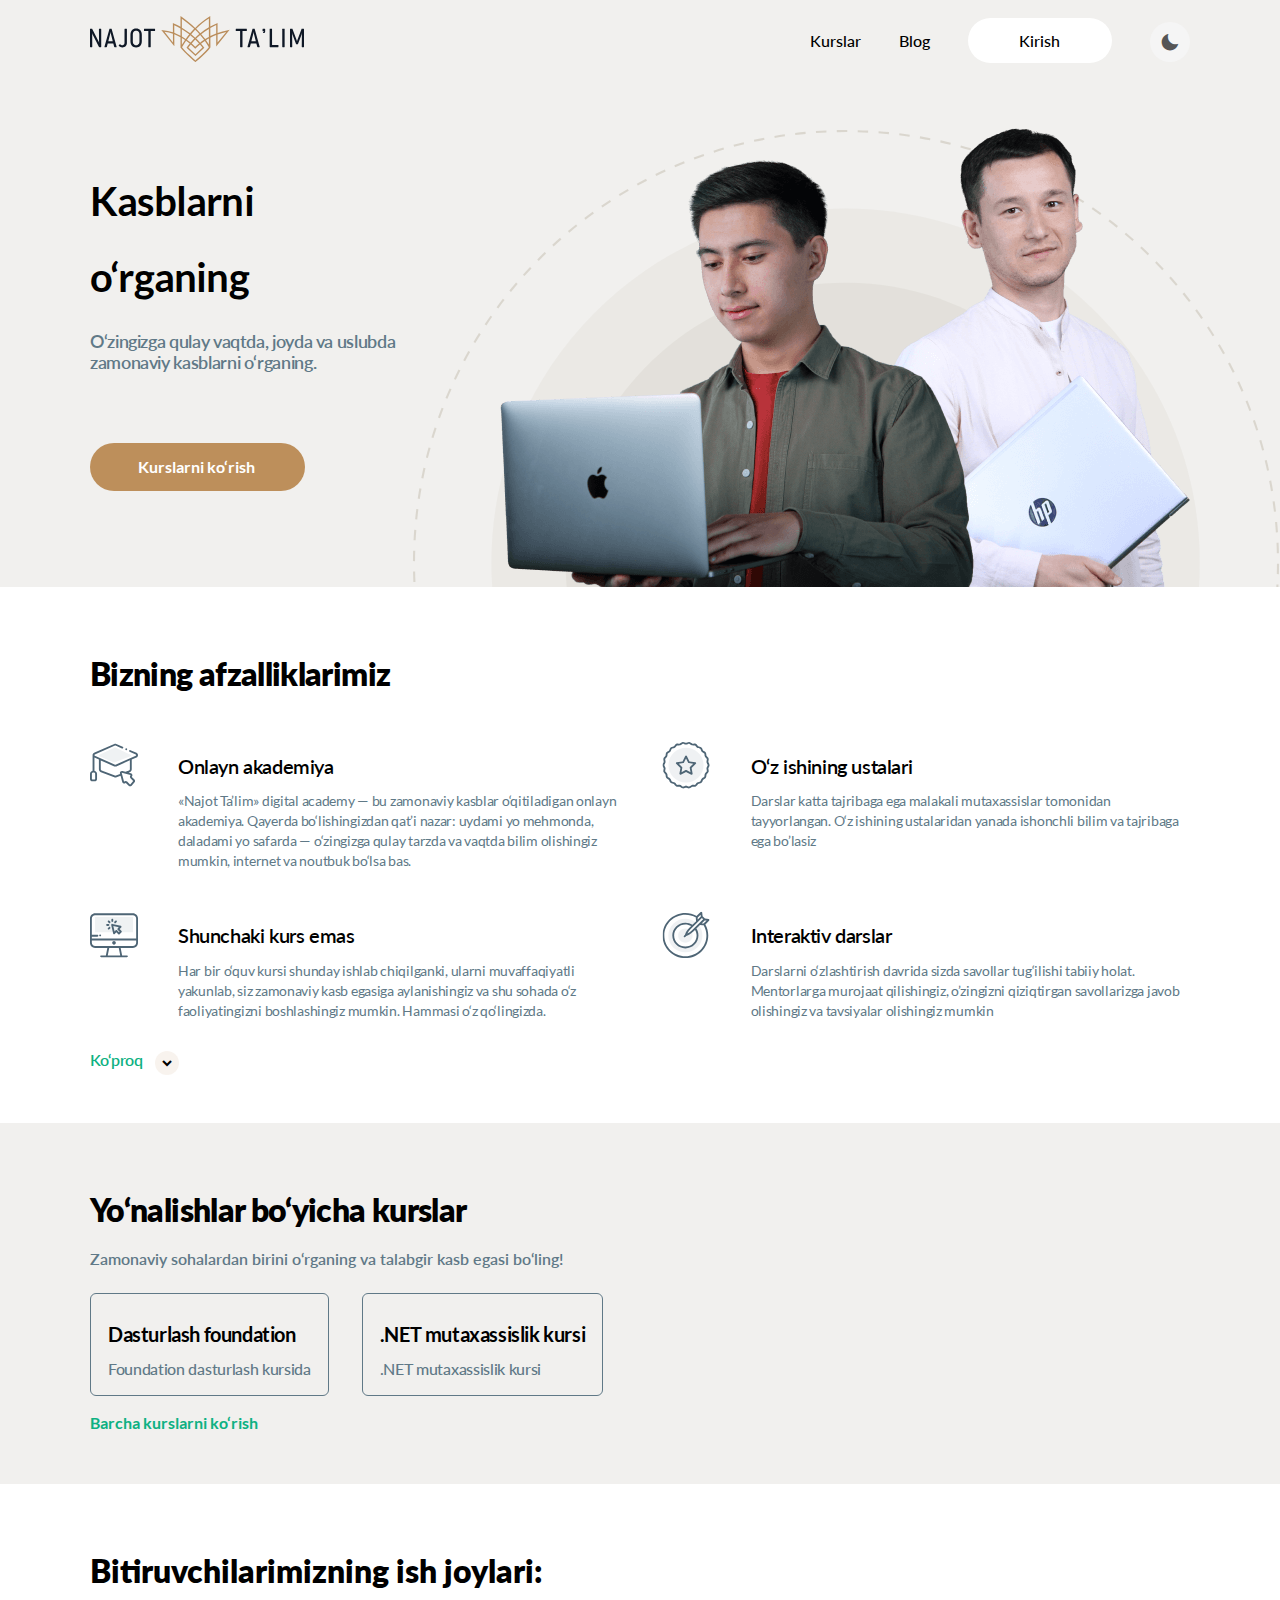
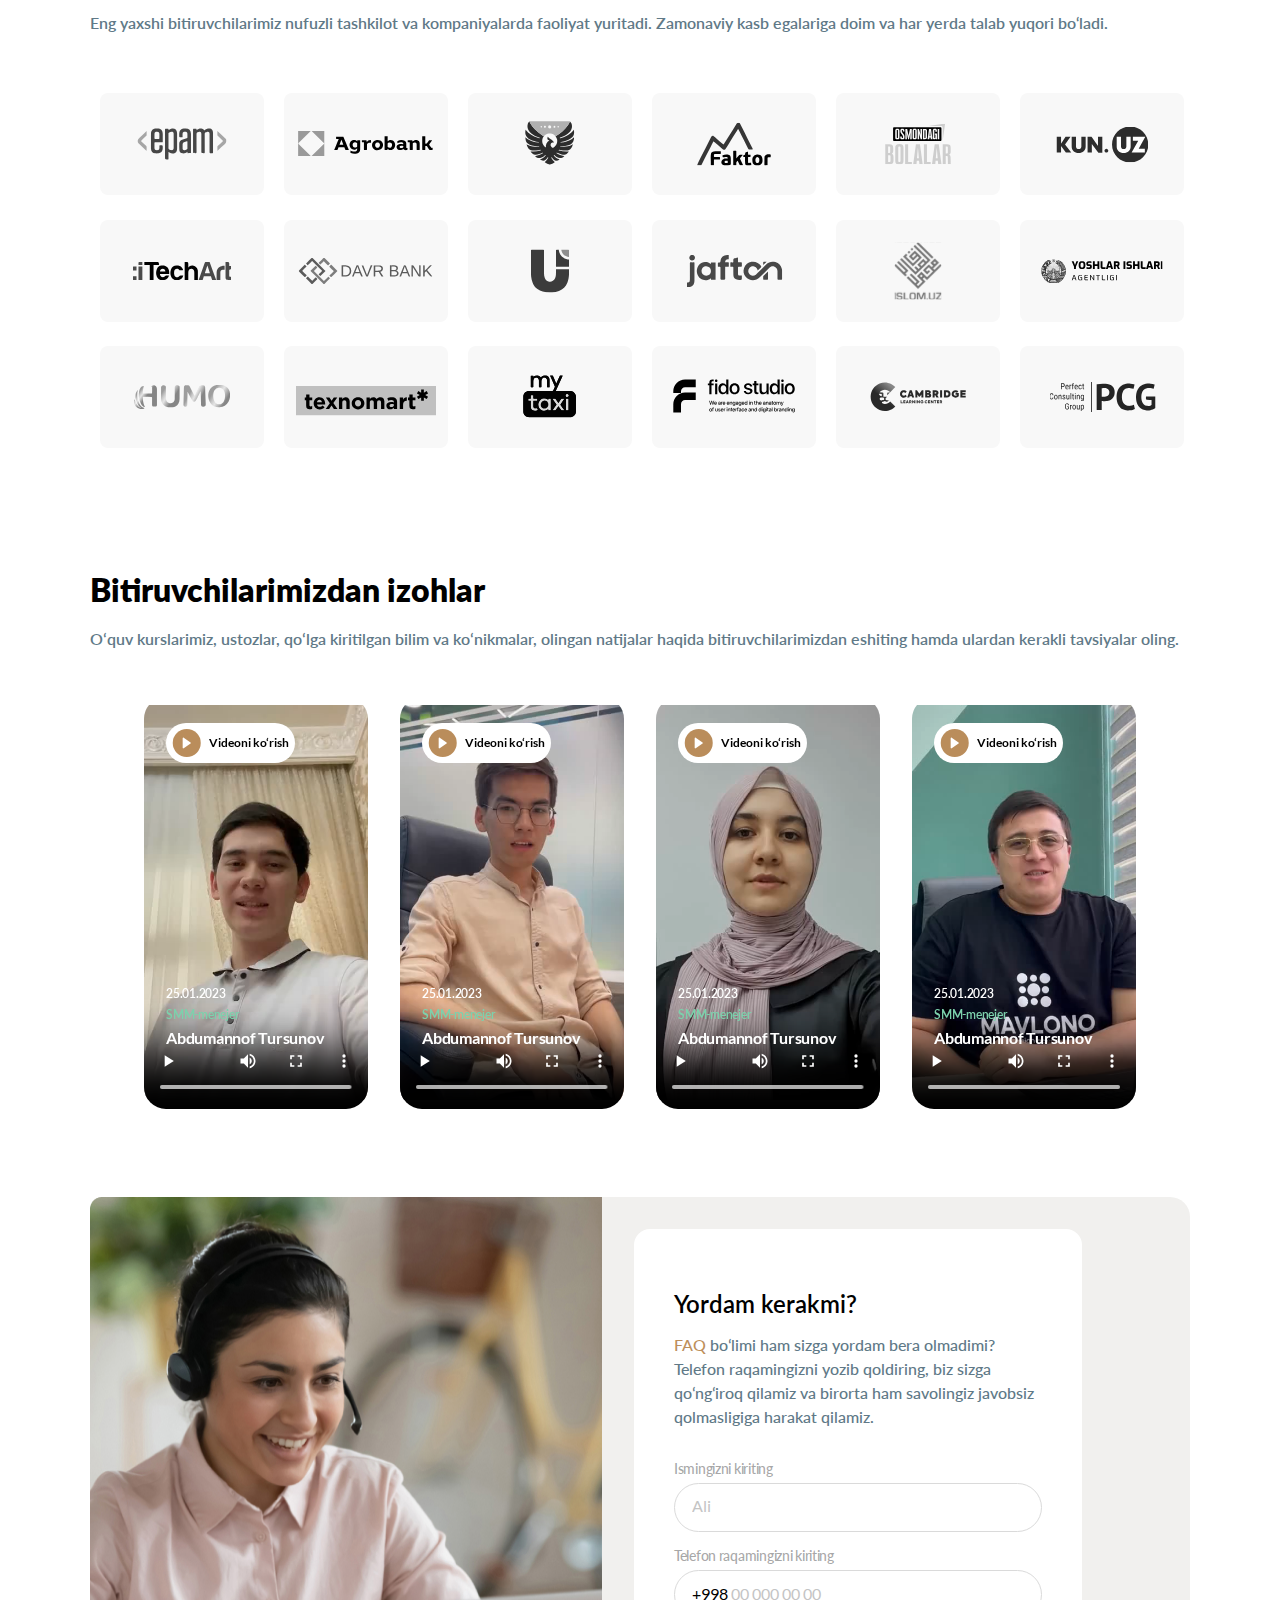
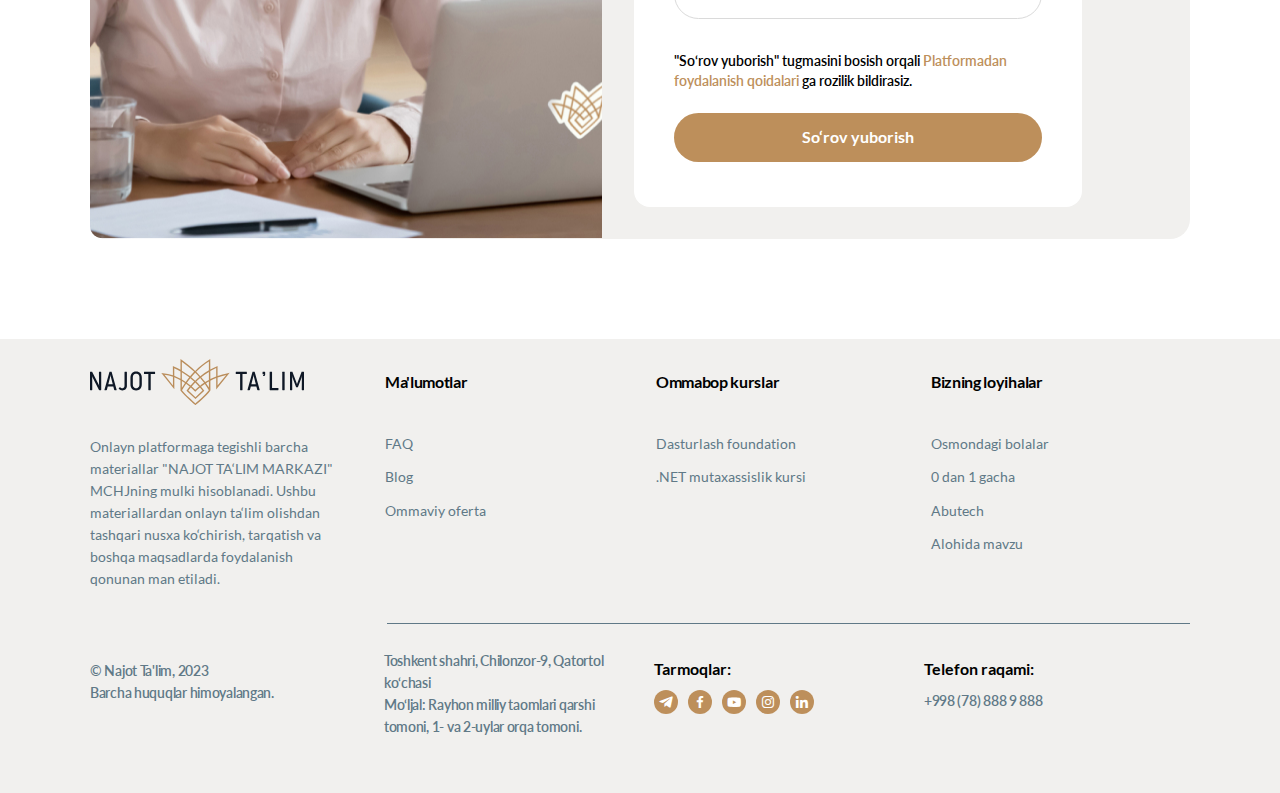
<file: index.html>
<!DOCTYPE html>
<html lang="en">

<head>
    <meta charset="UTF-8">
    <meta http-equiv="X-UA-Compatible" content="IE=edge">
    <meta name="viewport" content="width=device-width, initial-scale=1.0">
    <!-- device theme color -->
    <meta name="theme-color" content="#BD8F5B">
    <!-- favicon.icon -->
    <link rel="icon" href="./assets/icons/logo-fav.svg">
    <!-- box icon -->
    <link href='https://unpkg.com/boxicons@2.1.4/css/boxicons.min.css' rel='stylesheet'>
    <!-- slick slider -->
    <link rel="stylesheet" href="./library/slick-1.8.1/slick/slick.css">
    <!-- main css -->
    <link rel="stylesheet" href="./css/main.css">
    <title>Najot Ta'lim</title>
</head>

<body>
    <header id="dark-mode">
        <div class="container">
            <nav class="nav">
                <a href="#"><img class="nav__logo" src="./assets/icons/logo.svg" alt="logo"></a>
                <ul class="nav__list">
                    <li class="nav__list--item"><a class="nav__list--item-link" id="dark-mode"
                            href="./course.html">Kurslar</a></li>
                    <li class="nav__list--item"><a class="nav__list--item-link" id="dark-mode"
                            href="./blog.html">Blog</a></li>
                    <li class="nav__list--item"><a class="nav__list--item-link btn" href="#">Kirish</a></li>
                    <li class="nav__list--item "><a class="nav__list--item-link moon btn-mode" href="#"><i
                                class='bx bxs-moon' id="moon"></i> <i class='bx bxs-sun' id="sun"></i></a></li>

                    <li class="nav__list--item"><i class='bx bx-menu nav__list--menu' id="open"></i></li>
                </ul>


            </nav>
        </div>
    </header>

    <main>
        <section id="intro" class="intro">
            <div class="container">
                <div class="intro-wrapper">
                    <div class="intro__content">
                        <h1 class="intro__title" id="dark-mode">Kasblarni 
                            <div class="text">
                                <span class="burad-t t1">“Najot Ta’lim” <span class="hero__title-text">da</span> </span>
                                <span class="burad-t t2">mutaxassislardan</span>
                                <span class="burad-t t3">onlayn</span>
                                <span class="burad-t t4">istalgan nuqtadan</span>
                            </div>
                            
                            o‘rganing</h1>
                        <p class="intro__text" id="dark-mode">O‘zingizga qulay vaqtda, joyda va uslubda
                            zamonaviy kasblarni o‘rganing.</p>
                        <button class="intro__btn">Kurslarni ko‘rish</button>
                    </div>
                    <img src="./assets/images/intro/intro-bg(desktop).png" alt="students">
                </div>
            </div>
        </section>
        <section id="advantages">
            <div class="container">
                <div class="advantages-wrapper">
                    <h1 class="advantages__title" id="dark-mode">
                        Bizning afzalliklarimiz
                    </h1>
                    <div class="advantages__card advantages__card--margin">
                        <div class="advantages__card--item">
                            <img src="./assets/icons/advantages/1.svg" alt="advantages">
                            <div class="advantages__card--item-content">
                                <h1 id="dark-mode">Onlayn akademiya</h1>
                                <p id="dark-mode">«Najot Ta’lim» digital academy — bu zamonaviy kasblar o‘qitiladigan
                                    onlayn
                                    akademiya. Qayerda bo‘lishingizdan qat’i nazar: uydami yo mehmonda,
                                    daladami yo safarda — o‘zingizga qulay tarzda va vaqtda bilim olishingiz
                                    mumkin, internet va noutbuk bo‘lsa bas.</p>
                            </div>
                        </div>
                        <div class="advantages__card--item">
                            <img src="./assets/icons/advantages/2.svg" alt="advantages">
                            <div class="advantages__card--item-content">
                                <h1 id="dark-mode">O‘z ishining ustalari</h1>
                                <p id="dark-mode">Darslar katta tajribaga ega malakali mutaxassislar tomonidan
                                    tayyorlangan.
                                    O‘z ishining ustalaridan yanada ishonchli bilim va tajribaga ega bo’lasiz</p>
                            </div>
                        </div>
                    </div>
                    <div class="advantages__card">
                        <div class="advantages__card--item">
                            <img src="./assets/icons/advantages/3.svg" alt="advantages">
                            <div class="advantages__card--item-content">
                                <h1 id="dark-mode">Shunchaki kurs emas</h1>
                                <p id="dark-mode">Har bir o‘quv kursi shunday ishlab chiqilganki, ularni muvaffaqiyatli
                                    yakunlab,
                                    siz zamonaviy kasb egasiga aylanishingiz va shu sohada o‘z faoliyatingizni
                                    boshlashingiz mumkin. Hammasi o‘z qo‘lingizda.</p>
                            </div>
                        </div>
                        <div class="advantages__card--item">
                            <img src="./assets/icons/advantages/4.svg" alt="advantages">
                            <div class="advantages__card--item-content">
                                <h1 id="dark-mode">Interaktiv darslar</h1>
                                <p id="dark-mode">Darslarni o‘zlashtirish davrida sizda savollar tug‘ilishi tabiiy
                                    holat.
                                    Mentorlarga murojaat qilishingiz, o’zingizni qiziqtirgan savollarizga javob
                                    olishingiz va tavsiyalar olishingiz mumkin</p>
                            </div>
                        </div>
                    </div>
                    <div class="advantages__more" id="dark-mode">
                        Ko‘proq <i class='bx bxs-chevron-down arrow-more' id="dark-mode"></i>
                    </div>
                </div>
            </div>
        </section>
        <section id="courses" class="courses">
            <div class="container">
                <div class="courses-wrapper">
                    <h1 class="courses__title" id="dark-mode">Yo‘nalishlar bo‘yicha kurslar</h1>
                    <p class="courses__text" id="dark-mode">Zamonaviy sohalardan birini o‘rganing va talabgir kasb egasi bo‘ling!</p>
                    <div class="courses__card">
                        <div class="courses__card--item">
                            <h1 id="dark-mode">Dasturlash foundation</h1>
                            <p id="dark-mode">Foundation dasturlash kursida </p>
                        </div>
                        <div class="courses__card--item">
                            <h1 id="dark-mode">.NET mutaxassislik kursi</h1>
                            <p id="dark-mode">.NET mutaxassislik kursi</p>
                        </div>
                    </div>
                    <a class="courses__more" href="#">Barcha kurslarni ko‘rish</a>
                </div>
            </div>
        </section>
        <section id="workplaces">
            <div class="container">
                <div class="workplaces-wrapper">
                    <h1 class="workplaces__title" id="dark-mode">Bitiruvchilarimizning ish joylari:</h1>
                    <p class="workplaces__text" id="dark-mode">Eng yaxshi bitiruvchilarimiz nufuzli tashkilot va kompaniyalarda
                        faoliyat yuritadi. Zamonaviy kasb egalariga doim va har yerda talab yuqori bo‘ladi.</p>
                    <div class="workplaces__brand">

                        <img src="./assets/icons/workplaces/epam.svg" alt="epam">
                        <img src="./assets/icons/workplaces/techart.svg" alt="techart">
                        <img src="./assets/icons/workplaces/humo.svg" alt="humo">
                        <img src="./assets/icons/workplaces/agrobank.svg" alt="agrobank">
                        <img src="./assets/icons/workplaces/davrbank.svg" alt="davrbank">
                        <img src="./assets/icons/workplaces/texnomart.svg" alt="texnomart">

                        <img src="./assets/icons/workplaces/nalog.svg" alt="nalog">
                        <img src="./assets/icons/workplaces/uzcard.svg" alt="uzcard">
                        <img src="./assets/icons/workplaces/mytaxi.svg" alt="mytaxi">
                        <img src="./assets/icons/workplaces/mfaktor.svg" alt="mfaktor">
                        <img src="./assets/icons/workplaces/jafton.svg" alt="jafton">
                        <img src="./assets/icons/workplaces/fidostudio.svg" alt="fidostudio">

                        <img src="./assets/icons/workplaces/bolalar.svg" alt="bolalar">
                        <img src="./assets/icons/workplaces/islomuz.svg" alt="islomuz">
                        <img src="./assets/icons/workplaces/cambridge.svg" alt="cambridge">
                        <img src="./assets/icons/workplaces/kunuz.svg" alt="kunuz">
                        <img src="./assets/icons/workplaces/yoshlar.svg" alt="yoshlar">
                        <img src="./assets/icons/workplaces/pcg.svg" alt="pcg">

                    </div>


                </div>
            </div>
        </section>
        <section id="reviews">
            <div class="container">
                <div class="reviews-wrapper">
                    <h1 class="reviews__title" id="dark-mode">Bitiruvchilarimizdan izohlar</h1>
                    <p class="reviews__text" id="dark-mode">Oʻquv kurslarimiz, ustozlar, qoʻlga kiritilgan bilim va koʻnikmalar,
                        olingan natijalar haqida bitiruvchilarimizdan eshiting hamda ulardan kerakli tavsiyalar oling.
                    </p>
                    <div class="reviews__video">
                        <div class="reviews__video--item">
                            <video controls>
                                <source src="./assets/videos/1.mp4" type="video/mp4">
                            </video>
                            <div class="reviews__video--item-content">
                                <div class="reviews__video--item-title">
                                    <img src="./assets/icons/play.svg" alt="play"> Videoni ko‘rish
                                </div>
                                <div class="reviews__video--item-date">
                                    <p>25.01.2023</p>
                                    <p>SMM-menejer</p>
                                    <p>Abdumannof Tursunov</p>
                                </div>
                            </div>

                        </div>
                        <div class="reviews__video--item">
                            <video controls>
                                <source src="./assets/videos/2.mp4" type="video/mp4">
                            </video>
                            <div class="reviews__video--item-content">
                                <div class="reviews__video--item-title">
                                    <img src="./assets/icons/play.svg" alt="play"> Videoni ko‘rish
                                </div>
                                <div class="reviews__video--item-date">
                                    <p>25.01.2023</p>
                                    <p>SMM-menejer</p>
                                    <p>Abdumannof Tursunov</p>
                                </div>
                            </div>
                        </div>
                        <div class="reviews__video--item">
                            <video controls>
                                <source src="./assets/videos/3.mp4" type="video/mp4">
                            </video>
                            <div class="reviews__video--item-content">
                                <div class="reviews__video--item-title">
                                    <img src="./assets/icons/play.svg" alt="play"> Videoni ko‘rish
                                </div>
                                <div class="reviews__video--item-date">
                                    <p>25.01.2023</p>
                                    <p>SMM-menejer</p>
                                    <p>Abdumannof Tursunov</p>
                                </div>
                            </div>
                        </div>
                        <div class="reviews__video--item">
                            <video controls>
                                <source src="./assets/videos/4.mp4" type="video/mp4">
                            </video>
                            <div class="reviews__video--item-content">
                                <div class="reviews__video--item-title">
                                    <img src="./assets/icons/play.svg" alt="play"> Videoni ko‘rish
                                </div>
                                <div class="reviews__video--item-date">
                                    <p>25.01.2023</p>
                                    <p>SMM-menejer</p>
                                    <p>Abdumannof Tursunov</p>
                                </div>
                            </div>
                        </div>

                    </div>
                </div>
            </div>
        </section>
        <section id="feedback">
            <div class="container">
                <div class="feedback-wrapper" id="dark-mode">
                    <div class="feedback__banner">
                        <img src="./assets/images/feedback/banner-big.jpg" alt="banner">
                    </div>
                    <div class="feedback__form" id="dark-mode">
                        <div class="feedback__form--wrapper" id="dark-mode">
                            <h1 class="feedback__form--title" id="dark-mode">Yordam kerakmi?</h1>
                            <p class="feedback__form--text" id="dark-mode"><span>FAQ</span> boʻlimi ham sizga yordam bera olmadimi?
                                Telefon raqamingizni yozib qoldiring, biz sizga
                                qoʻngʻiroq qilamiz va birorta ham savolingiz javobsiz
                                qolmasligiga harakat qilamiz.</p>
                            <form action="http://echo.htmlacademy.ru" method="POST">
                                <label for="f_name">
                                    <p id="dark-mode">Ismingizni kiriting</p>
                                    <div class="form__input">
                                        <input type="text" name="first_name" placeholder="Ali"
                                            aria-label="Enter first name" id="f_name" required>
                                    </div>
                                </label>
                                <label for="tel">
                                    <p id="dark-mode">Telefon raqamingizni kiriting</p>
                                    <div class="form__input">
                                        <span id="dark-mode">+998</span><input type="tel" name="tel_number" placeholder="00 000 00 00"
                                            aria-label="Enter phone number" id="tel" required>
                                    </div>
                                </label>
                                <div class="form__text">
                                    <p id="dark-mode">"So‘rov yuborish" tugmasini bosish orqali
                                        <span>Platformadan foydalanish qoidalari</span> ga rozilik bildirasiz.</p>
                                </div>

                                <button type="submit">
                                    So‘rov yuborish
                                </button>
                            </form>
                        </div>
                    </div>
                </div>
            </div>
        </section>
    </main>

    <footer id="dark-mode">
        <div class="container">
            <div class="footer-wrapper">
                <div class="footer__top">
                    <div class="footer__top--logo" id="dark-mode">
                        <img src="./assets/icons/logo.svg" alt="logo">
                        <p>Onlayn platformaga tegishli barcha
                            materiallar "NAJOT TA‘LIM MARKAZI"
                            MCHJning mulki hisoblanadi. Ushbu
                            materiallardan onlayn ta‘lim olishdan
                            tashqari nusxa ko‘chirish, tarqatish va
                            boshqa maqsadlarda foydalanish
                            qonunan man etiladi.</p>
                    </div>
                    <div class="footer__top--info footer-accordion__item">
                        <div class="footer-accordion__item--header" id="dark-mode">
                            Ma'lumotlar
                            <i class='bx bx-chevron-down footer-arr'></i>
                        </div>
                        <div class="footer-accordion__item--content">
                            <ul>
                                <li><a href="#" id="dark-mode">FAQ</a></li>
                                <li><a href="#" id="dark-mode">Blog</a></li>
                                <li><a href="#" id="dark-mode">Ommaviy oferta</a></li>
                            </ul>
                        </div> 
                    </div>
                    <div class="footer__top--courses footer-accordion__item" >
                        <div class="footer-accordion__item--header" id="dark-mode">
                            Ommabop kurslar
                            <i class='bx bx-chevron-down footer-arr'></i>
                        </div>
                        <div class="footer-accordion__item--content">
                            <ul>
                                <li><a href="#" id="dark-mode">Dasturlash foundation</a></li>
                                <li><a href="#" id="dark-mode">.NET mutaxassislik kursi</a></li>
                            </ul>
                        </div>
                    </div>
                    <div class="footer__top--projects footer-accordion__item">
                        <div class="footer-accordion__item--header" id="dark-mode">
                            Bizning loyihalar
                            <i class='bx bx-chevron-down footer-arr'></i>
                        </div>
                        <div class="footer-accordion__item--content">
                            <ul>
                                <li><a href="#" id="dark-mode">Osmondagi bolalar</a></li>
                                <li><a href="#" id="dark-mode">0 dan 1 gacha</a></li>
                                <li><a href="#" id="dark-mode">Abutech</a></li>
                                <li><a href="#" id="dark-mode">Alohida mavzu</a></li>
                            </ul>
                        </div>
                    </div>
                   
                </div>
                <div class="footer__bottom">
                    <div class="footer__bottom--rights" id="dark-mode">
                        <p><span>© Najot Ta'lim, 2023</span>
                            Barcha huquqlar himoyalangan.</p>
                    </div>
                    <div class="footer__bottom--address">
                        <p class="address-title" id="dark-mode">Toshkent shahri, Chilonzor-9,
                            Qatortol ko‘chasi</p>
                        <p class="address-text" id="dark-mode">Mo‘ljal: Rayhon milliy taomlari qarshi
                            tomoni, 1- va 2-uylar orqa tomoni.</p>
                    </div>
                    <div class="footer__bottom--socials">
                        <h1 id="dark-mode">Tarmoqlar:</h1>
                        <div class="footer__bottom--socials-icon">
                            <i class='bx bxl-telegram telegram'></i>
                            <i class='bx bxl-facebook facebook'></i>
                            <i class='bx bxl-youtube youtube'></i>
                            <i class='bx bxl-instagram instagram'></i>
                            <i class='bx bxl-linkedin linkedin'></i>
                        </div>
                    </div>
                    <div class="footer__bottom--phone">
                        <h1 id="dark-mode">Telefon raqami:</h1>
                        <p id="dark-mode">+998 (78) 888 9 888</p>
                    </div>
                </div>
            </div>
        </div>
    </footer>


    <div class="modal-window" id="modal">
        <div class="modal-content">
            <div class="modal-header">
                <img class="modal-header__logo" src="./assets/icons/modal-logo.svg" alt="logo">
                <img src="./assets/icons/close.svg" alt="close" id="close">
            </div>
            <ul class="modal-body">
                <li><a class="modal-body__link" href="./course.html">Kurslar</a></li>
                <li><a class="modal-body__link" href="./blog.html">Blog</a></li>
            </ul>

            <div class="modal-accordion">
                <div class="modal-accordion__item">
                    <div class="modal-accordion__item-header"><span>Ma'lumotlar</span> <i
                            class='bx bx-chevron-down mod-arr'></i></div>
                    <ul class="modal-accordion__item-content">
                        <li><a href="#">Blog</a></li>
                        <li><a href="#">FAQ</a></li>
                        <li><a href="#">Ommaviy oferta</a></li>
                    </ul>
                </div>
                <div class="modal-accordion__item">
                    <div class="modal-accordion__item-header"> <span>Ommabop kurslar</span> <i
                            class='bx bx-chevron-down mod-arr'></i></div>
                    <ul class="modal-accordion__item-content">
                        <li><a href="#">Dasturlash foundation</a></li>
                        <li><a href="#">.NET mutaxassislik kursi</a></li>
                    </ul>
                </div>
                <div class="modal-accordion__item">
                    <div class="modal-accordion__item-header"><span>Bizning loyihalar</span> <i
                            class='bx bx-chevron-down mod-arr'></i></div>
                    <ul class="modal-accordion__item-content">
                        <li><a href="#">Osmondagi bolalar</a></li>
                        <li><a href="#">0 dan 1 gacha</a></li>
                        <li><a href="#">Abutech</a></li>
                        <li><a href="#">Alohida mavzu</a></li>
                    </ul>
                </div>
            </div>
        </div>

    </div>

    <script src="./js/jquery-3.6.0.min.js"></script>
    <script src="./js/jquery-migrate-1.4.1.min.js"></script>
    <script src="./js/slick.min.js"></script>
    <script src="./js/script.js"></script>
</body>

</html>
</file>
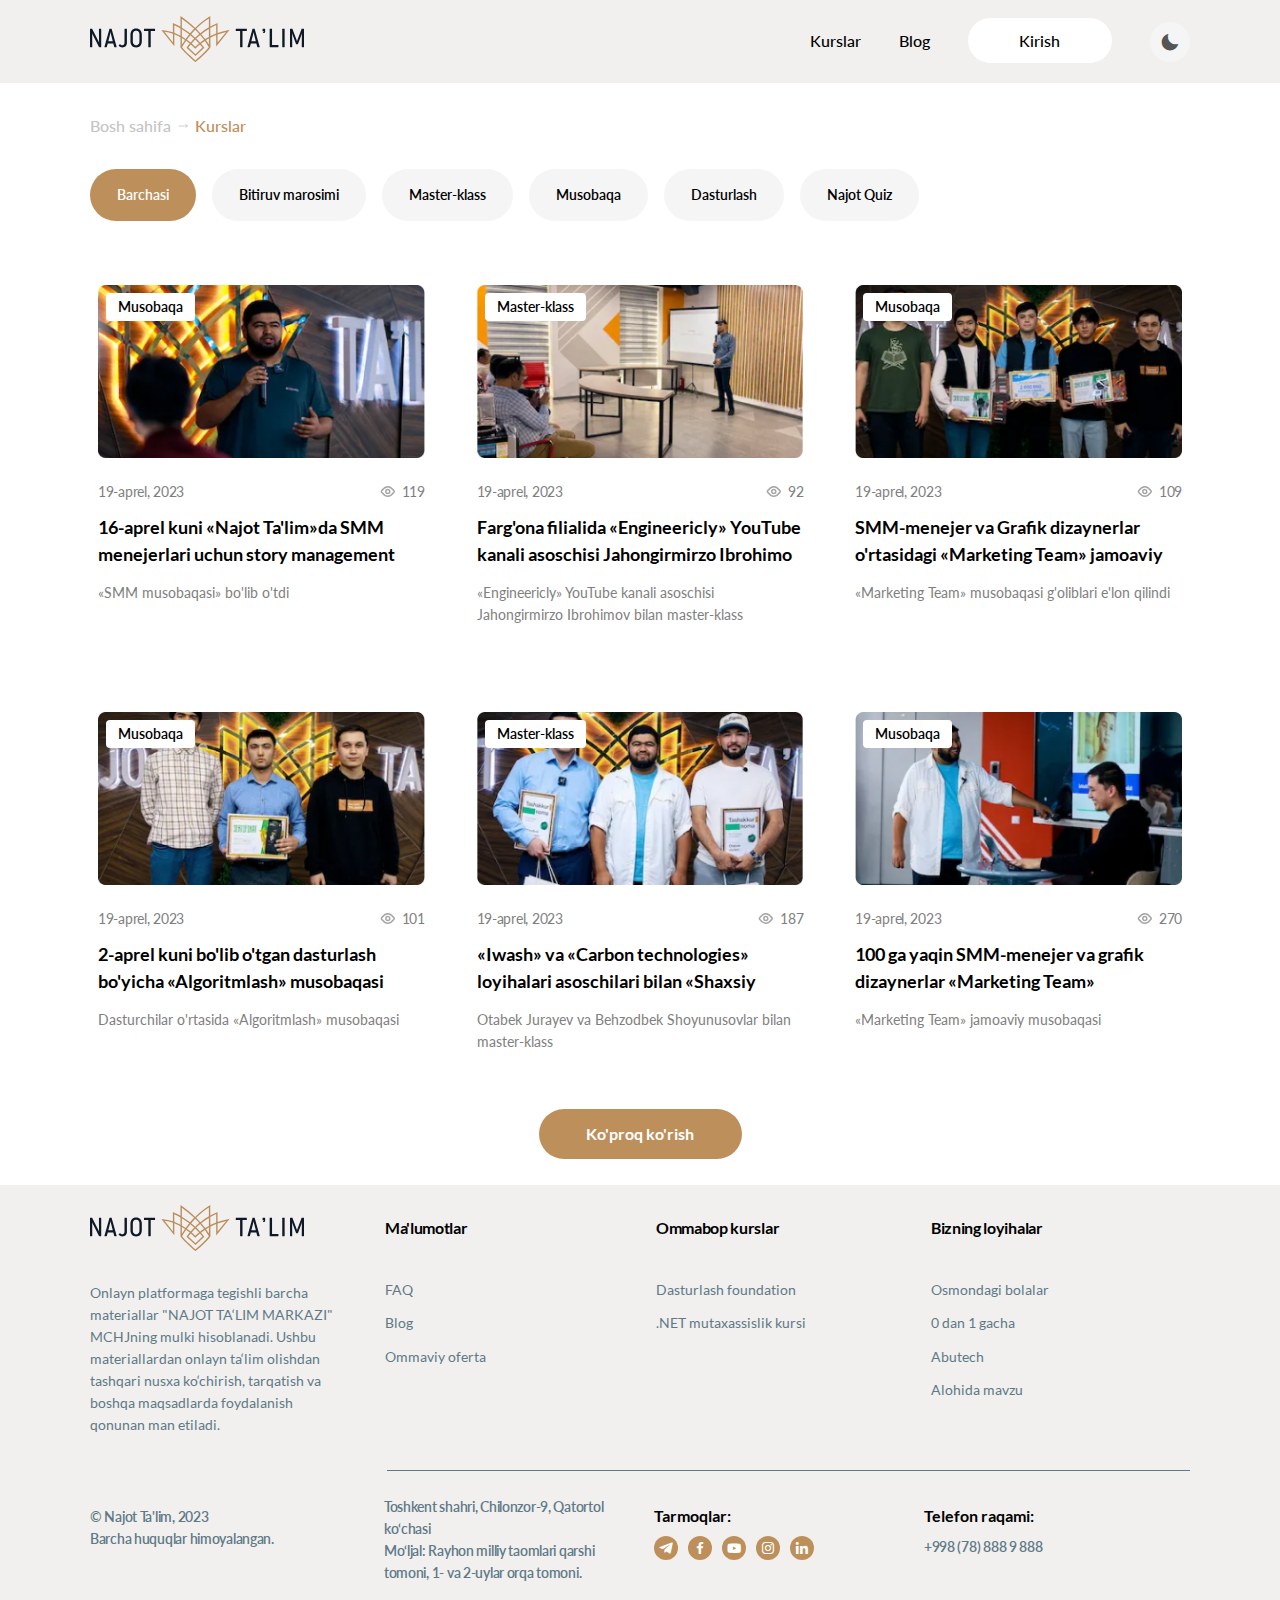
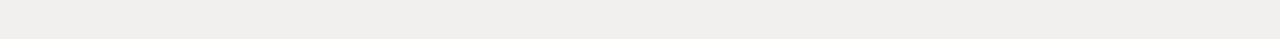
<file: blog.html>
<!DOCTYPE html>
<html lang="en">

<head>
    <meta charset="UTF-8">
    <meta http-equiv="X-UA-Compatible" content="IE=edge">
    <meta name="viewport" content="width=device-width, initial-scale=1.0">
    <!-- device theme color -->
    <meta name="theme-color" content="#BD8F5B">
    <!-- favicon.icon -->
    <link rel="icon" href="./assets/icons/logo-fav.svg">
    <!-- box icon -->
    <link href='https://unpkg.com/boxicons@2.1.4/css/boxicons.min.css' rel='stylesheet'>
    <!-- main css -->
    <link rel="stylesheet" href="./css/main.css">
    <title>Blog | Najot Ta'lim</title>
</head>

<body>
    <header id="dark-mode">
        <div class="container">
            <nav class="nav">
                <a href="./index.html"><img class="nav__logo" src="./assets/icons/logo.svg" alt="logo"></a>
                <ul class="nav__list">
                    <li class="nav__list--item"><a class="nav__list--item-link" id="dark-mode" href="./course.html">Kurslar</a></li>
                    <li class="nav__list--item"><a class="nav__list--item-link" id="dark-mode" href="./blog.html">Blog</a></li>
                    <li class="nav__list--item"><a class="nav__list--item-link btn" href="#">Kirish</a></li>
                    <li class="nav__list--item"><a class="nav__list--item-link moon btn-mode" href="#"><i
                                class='bx bxs-moon' id="moon"></i> <i class='bx bxs-sun' id="sun"></i></a></li>

                    <li class="nav__list--item"><i class='bx bx-menu nav__list--menu' id="open"></i></li>                        
                </ul>

              
            </nav>
        </div>
    </header>
    
    <main>
        <section id="blog">
            <div class="container">
                <div class="blog-wrapper">
                    <div class="blog__header">
                        Bosh sahifa <span>Kurslar</span>
                    </div>
                    <div class="blog__list">
                        <a href="#">Barchasi</a> 
                        <a href="#">Bitiruv marosimi</a>
                        <a href="#">Master-klass</a>
                        <a href="#">Musobaqa</a>
                        <a href="#">Dasturlash</a>
                        <a href="#">Najot Quiz</a>
                    </div>
                    <div class="blog__card">
                        <div class="blog__card--item">
                            <div class="blog__card--item-img">
                                <img src="./assets/images/blog/1.jpg" alt="1">
                                <span>Musobaqa</span>
                            </div>
                            <div class="blog__card--item-date" id="dark-mode">
                                <span>19-aprel, 2023</span>
                                <span><img src="./assets/icons/eye.svg" alt="eye"> 119</span>
                            </div>
                            <h1 class="blog__card--item-title" id="dark-mode">16-aprel kuni «Najot Ta'lim»da SMM
                                menejerlari uchun story management</h1>
                            <p class="blog__card--item-text" id="dark-mode">«SMM musobaqasi» bo'lib o'tdi</p>    
                        </div>
                        <div class="blog__card--item">
                            <div class="blog__card--item-img">
                                <img src="./assets/images/blog/2.jpg" alt="2">
                                <span>Master-klass</span>
                            </div>
                            <div class="blog__card--item-date" id="dark-mode">
                                <span>19-aprel, 2023</span>
                                <span><img src="./assets/icons/eye.svg" alt="eye"> 92</span>
                            </div>
                            <h1 class="blog__card--item-title" id="dark-mode">Farg'ona filialida «Engineericly» YouTube
                                kanali asoschisi Jahongirmirzo Ibrohimo</h1>
                            <p class="blog__card--item-text" id="dark-mode">«Engineericly» YouTube kanali asoschisi Jahongirmirzo
                                Ibrohimov bilan master-klass</p>    
                        </div>
                        <div class="blog__card--item">
                            <div class="blog__card--item-img">
                                <img src="./assets/images/blog/3.jpg" alt="3">
                                <span>Musobaqa</span>
                            </div>
                            <div class="blog__card--item-date" id="dark-mode">
                                <span>19-aprel, 2023</span>
                                <span><img src="./assets/icons/eye.svg" alt="eye"> 109</span>
                            </div>
                            <h1 class="blog__card--item-title" id="dark-mode">SMM-menejer va Grafik dizaynerlar
                                o'rtasidagi «Marketing Team» jamoaviy</h1>
                            <p class="blog__card--item-text" id="dark-mode">«Marketing Team» musobaqasi g'oliblari e'lon qilindi</p>    
                        </div>

                        <div class="blog__card--item">
                            <div class="blog__card--item-img">
                                <img src="./assets/images/blog/4.jpg" alt="4">
                                <span>Musobaqa</span>
                            </div>
                            <div class="blog__card--item-date" id="dark-mode">
                                <span>19-aprel, 2023</span>
                                <span><img src="./assets/icons/eye.svg" alt="eye"> 101</span>
                            </div>
                            <h1 class="blog__card--item-title" id="dark-mode">2-aprel kuni bo'lib o'tgan dasturlash
                                bo'yicha «Algoritmlash» musobaqasi</h1>
                            <p class="blog__card--item-text" id="dark-mode">Dasturchilar o'rtasida «Algoritmlash» musobaqasi</p>    
                        </div>
                        <div class="blog__card--item">
                            <div class="blog__card--item-img">
                                <img src="./assets/images/blog/5.jpg" alt="5">
                                <span>Master-klass</span>
                            </div>
                            <div class="blog__card--item-date" id="dark-mode">
                                <span>19-aprel, 2023</span>
                                <span><img src="./assets/icons/eye.svg" alt="eye"> 187</span>
                            </div>
                            <h1 class="blog__card--item-title" id="dark-mode">«Iwash» va «Carbon technologies»
                                loyihalari asoschilari bilan «Shaxsiy</h1>
                            <p class="blog__card--item-text" id="dark-mode">Otabek Jurayev va Behzodbek Shoyunusovlar bilan
                                master-klass</p>    
                        </div>
                        <div class="blog__card--item">
                            <div class="blog__card--item-img">
                                <img src="./assets/images/blog/6.jpg" alt="6">
                                <span>Musobaqa</span>
                            </div>
                            <div class="blog__card--item-date" id="dark-mode">
                                <span>19-aprel, 2023</span>
                                <span><img src="./assets/icons/eye.svg" alt="eye"> 270</span>
                            </div>
                            <h1 class="blog__card--item-title" id="dark-mode">100 ga yaqin SMM-menejer va grafik
                                dizaynerlar «Marketing Team»</h1>
                            <p class="blog__card--item-text" id="dark-mode">«Marketing Team» jamoaviy musobaqasi</p>    
                        </div>
                    </div>

                    <button class="blog__btn">
                        Ko'proq ko'rish
                    </button>
                </div>
            </div>
        </section>
    </main>

    <footer id="dark-mode">
        <div class="container">
            <div class="footer-wrapper">
                <div class="footer__top">
                    <div class="footer__top--logo" id="dark-mode">
                        <img src="./assets/icons/logo.svg" alt="logo">
                        <p>Onlayn platformaga tegishli barcha
                            materiallar "NAJOT TA‘LIM MARKAZI"
                            MCHJning mulki hisoblanadi. Ushbu
                            materiallardan onlayn ta‘lim olishdan
                            tashqari nusxa ko‘chirish, tarqatish va
                            boshqa maqsadlarda foydalanish
                            qonunan man etiladi.</p>
                    </div>
                    <div class="footer__top--info footer-accordion__item">
                        <div class="footer-accordion__item--header" id="dark-mode">
                            Ma'lumotlar
                            <i class='bx bx-chevron-down footer-arr'></i>
                        </div>
                        <div class="footer-accordion__item--content">
                            <ul>
                                <li><a href="#" id="dark-mode">FAQ</a></li>
                                <li><a href="#" id="dark-mode">Blog</a></li>
                                <li><a href="#" id="dark-mode">Ommaviy oferta</a></li>
                            </ul>
                        </div> 
                    </div>
                    <div class="footer__top--courses footer-accordion__item" >
                        <div class="footer-accordion__item--header" id="dark-mode">
                            Ommabop kurslar
                            <i class='bx bx-chevron-down footer-arr'></i>
                        </div>
                        <div class="footer-accordion__item--content">
                            <ul>
                                <li><a href="#" id="dark-mode">Dasturlash foundation</a></li>
                                <li><a href="#" id="dark-mode">.NET mutaxassislik kursi</a></li>
                            </ul>
                        </div>
                    </div>
                    <div class="footer__top--projects footer-accordion__item">
                        <div class="footer-accordion__item--header" id="dark-mode">
                            Bizning loyihalar
                            <i class='bx bx-chevron-down footer-arr'></i>
                        </div>
                        <div class="footer-accordion__item--content">
                            <ul>
                                <li><a href="#" id="dark-mode">Osmondagi bolalar</a></li>
                                <li><a href="#" id="dark-mode">0 dan 1 gacha</a></li>
                                <li><a href="#" id="dark-mode">Abutech</a></li>
                                <li><a href="#" id="dark-mode">Alohida mavzu</a></li>
                            </ul>
                        </div>
                    </div>
                   
                </div>
                <div class="footer__bottom">
                    <div class="footer__bottom--rights" id="dark-mode">
                        <p><span>© Najot Ta'lim, 2023</span>
                            Barcha huquqlar himoyalangan.</p>
                    </div>
                    <div class="footer__bottom--address">
                        <p class="address-title" id="dark-mode">Toshkent shahri, Chilonzor-9,
                            Qatortol ko‘chasi</p>
                        <p class="address-text" id="dark-mode">Mo‘ljal: Rayhon milliy taomlari qarshi
                            tomoni, 1- va 2-uylar orqa tomoni.</p>
                    </div>
                    <div class="footer__bottom--socials">
                        <h1 id="dark-mode">Tarmoqlar:</h1>
                        <div class="footer__bottom--socials-icon">
                            <i class='bx bxl-telegram telegram'></i>
                            <i class='bx bxl-facebook facebook'></i>
                            <i class='bx bxl-youtube youtube'></i>
                            <i class='bx bxl-instagram instagram'></i>
                            <i class='bx bxl-linkedin linkedin'></i>
                        </div>
                    </div>
                    <div class="footer__bottom--phone">
                        <h1 id="dark-mode">Telefon raqami:</h1>
                        <p id="dark-mode">+998 (78) 888 9 888</p>
                    </div>
                </div>
            </div>
        </div>
    </footer>

    <div class="modal-window" id="modal">
        <div class="modal-content">
            <div class="modal-header">
                <img class="modal-header__logo" src="./assets/icons/modal-logo.svg" alt="logo">
                <img src="./assets/icons/close.svg" alt="close" id="close">
            </div>
            <ul class="modal-body">
                <li><a class="modal-body__link" href="./course.html">Kurslar</a></li>
                <li><a class="modal-body__link" href="./blog.html">Blog</a></li>
            </ul>

            <div class="modal-accordion">
                <div class="modal-accordion__item">
                    <div class="modal-accordion__item-header"><span>Ma'lumotlar</span> <i class='bx bx-chevron-down mod-arr'></i></div>
                    <ul class="modal-accordion__item-content">
                        <li><a href="#">Blog</a></li>
                        <li><a href="#">FAQ</a></li>
                        <li><a href="#">Ommaviy oferta</a></li>
                    </ul>
                </div>
                <div class="modal-accordion__item">
                    <div class="modal-accordion__item-header"> <span>Ommabop kurslar</span> <i class='bx bx-chevron-down mod-arr'></i></div>
                    <ul class="modal-accordion__item-content">
                        <li><a href="#">Dasturlash foundation</a></li>
                        <li><a href="#">.NET mutaxassislik kursi</a></li>
                    </ul>
                </div>
                <div class="modal-accordion__item">
                    <div class="modal-accordion__item-header"><span>Bizning loyihalar</span> <i class='bx bx-chevron-down mod-arr'></i></div>
                    <ul class="modal-accordion__item-content">
                        <li><a href="#">Osmondagi bolalar</a></li>
                        <li><a href="#">0 dan 1 gacha</a></li>
                        <li><a href="#">Abutech</a></li>
                        <li><a href="#">Alohida mavzu</a></li>
                    </ul>
                </div>
            </div>
        </div>
        
    </div>

    <script src="./js/script.js"></script>
</body>

</html>
</file>
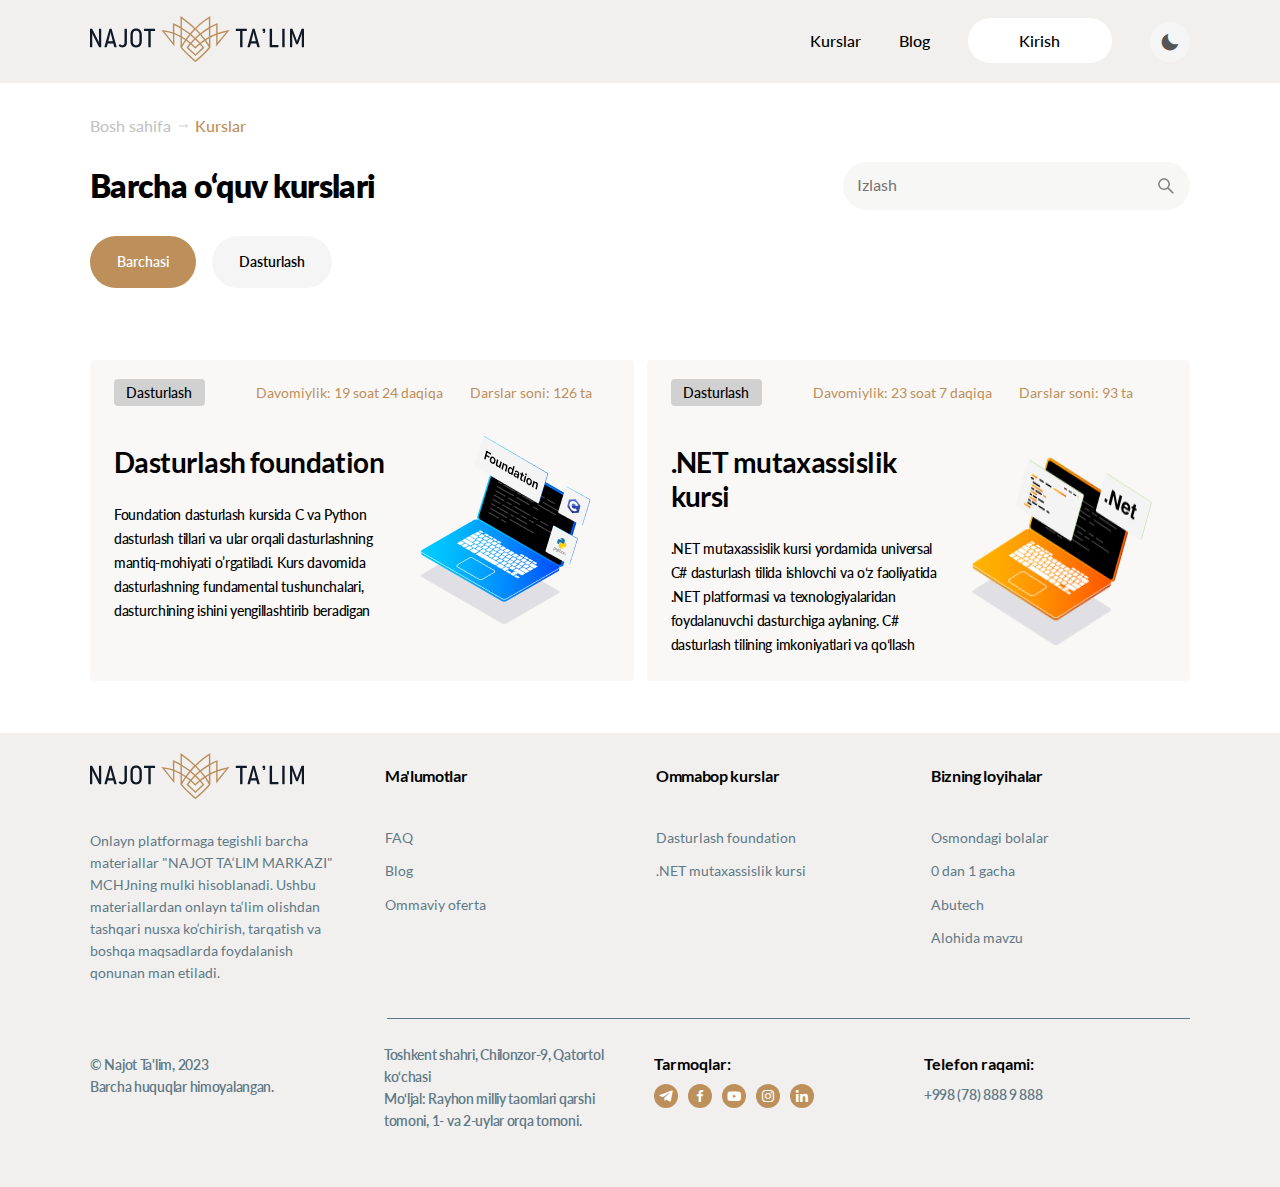
<file: course.html>
<!DOCTYPE html>
<html lang="en">
<head>
    <meta charset="UTF-8">
    <meta http-equiv="X-UA-Compatible" content="IE=edge">
    <meta name="viewport" content="width=device-width, initial-scale=1.0">
     <!-- device theme color -->
     <meta name="theme-color" content="#BD8F5B">
     <!-- favicon.icon -->
     <link rel="icon" href="./assets/icons/logo-fav.svg">
     <!-- box icon -->
     <link href='https://unpkg.com/boxicons@2.1.4/css/boxicons.min.css' rel='stylesheet'>
     <!-- main css -->
     <link rel="stylesheet" href="./css/main.css">
    <title>Kurslar | Najot Ta'lim</title>
</head>
<body>
    <header id="dark-mode">
        <div class="container">
            <nav class="nav">
                <a href="./index.html"><img class="nav__logo" src="./assets/icons/logo.svg" alt="logo"></a>
                <ul class="nav__list">
                    <li class="nav__list--item"><a class="nav__list--item-link" id="dark-mode" href="./course.html">Kurslar</a></li>
                    <li class="nav__list--item"><a class="nav__list--item-link" id="dark-mode" href="./blog.html">Blog</a></li>
                    <li class="nav__list--item"><a class="nav__list--item-link btn" href="#">Kirish</a></li>
                    <li class="nav__list--item"><a class="nav__list--item-link moon btn-mode" href="#"><i
                                class='bx bxs-moon' id="moon"></i> <i class='bx bxs-sun' id="sun"></i></a></li>

                    <li class="nav__list--item"><i class='bx bx-menu nav__list--menu' id="open"></i></li>                        
                </ul>

              
            </nav>
        </div>
    </header>
    <main>
        <section id="course">
            <div class="container">
                <div class="course-wrapper">
                    <div class="course__header">
                        Bosh sahifa <span>Kurslar</span>
                    </div>
                    <div class="course__search">
                        <h1 class="course__search--title" id="dark-mode">Barcha o‘quv kurslari</h1>
                        <div class="course__search--input">
                            <input type="text" placeholder="Izlash" name="search"> <img src="./assets/icons/lupa-course.svg" alt="lupa">
                        </div>
                    </div>
                    <div class="course__list">
                        <a href="#">Barchasi</a> <a href="#">Dasturlash</a>
                    </div>
                    <div class="course__card">
                        <div class="course__card--item" id="dark-mode">
                            <div class="course__card--item-header">
                                <span>Dasturlash</span> <span>Davomiylik: 19 soat 24 daqiqa</span> <span>Darslar soni: 126 ta</span>
                            </div>
                            <div class="course__card--item-body">
                                <div class="course__card--item-content">
                                    <h1 id="dark-mode">Dasturlash foundation</h1>
                                    <p id="dark-mode">Foundation dasturlash kursida C va Python
                                        dasturlash tillari va ular orqali dasturlashning
                                        mantiq-mohiyati o’rgatiladi. Kurs davomida
                                        dasturlashning fundamental tushunchalari,
                                        dasturchining ishini yengillashtirib beradigan</p>
                                </div>
                                <img src="./assets/images/course/foundation.png" alt="foundation">
                            </div>
                        </div>

                        <div class="course__card--item" id="dark-mode">
                            <div class="course__card--item-header">
                                <span>Dasturlash</span> <span>Davomiylik: 23 soat 7 daqiqa</span> <span>Darslar soni: 93 ta</span>
                            </div>
                            <div class="course__card--item-body">
                                <div class="course__card--item-content">
                                    <h1 id="dark-mode">.NET mutaxassislik
                                        kursi</h1>
                                    <p id="dark-mode">.NET mutaxassislik kursi yordamida universal
                                        C# dasturlash tilida ishlovchi va oʻz faoliyatida
                                        .NET platformasi va texnologiyalaridan
                                        foydalanuvchi dasturchiga aylaning. C#
                                        dasturlash tilining imkoniyatlari va qoʻllash</p>
                                </div>
                                <img src="./assets/images/course/dotnet.png" alt="dotnet">
                            </div>
                        </div>
                    </div>
                </div>
            </div>
        </section>
    </main>

    <footer id="dark-mode">
        <div class="container">
            <div class="footer-wrapper">
                <div class="footer__top">
                    <div class="footer__top--logo" id="dark-mode">
                        <img src="./assets/icons/logo.svg" alt="logo">
                        <p>Onlayn platformaga tegishli barcha
                            materiallar "NAJOT TA‘LIM MARKAZI"
                            MCHJning mulki hisoblanadi. Ushbu
                            materiallardan onlayn ta‘lim olishdan
                            tashqari nusxa ko‘chirish, tarqatish va
                            boshqa maqsadlarda foydalanish
                            qonunan man etiladi.</p>
                    </div>
                    <div class="footer__top--info footer-accordion__item">
                        <div class="footer-accordion__item--header" id="dark-mode">
                            Ma'lumotlar
                            <i class='bx bx-chevron-down footer-arr'></i>
                        </div>
                        <div class="footer-accordion__item--content">
                            <ul>
                                <li><a href="#" id="dark-mode">FAQ</a></li>
                                <li><a href="#" id="dark-mode">Blog</a></li>
                                <li><a href="#" id="dark-mode">Ommaviy oferta</a></li>
                            </ul>
                        </div> 
                    </div>
                    <div class="footer__top--courses footer-accordion__item" >
                        <div class="footer-accordion__item--header" id="dark-mode">
                            Ommabop kurslar
                            <i class='bx bx-chevron-down footer-arr'></i>
                        </div>
                        <div class="footer-accordion__item--content">
                            <ul>
                                <li><a href="#" id="dark-mode">Dasturlash foundation</a></li>
                                <li><a href="#" id="dark-mode">.NET mutaxassislik kursi</a></li>
                            </ul>
                        </div>
                    </div>
                    <div class="footer__top--projects footer-accordion__item">
                        <div class="footer-accordion__item--header" id="dark-mode">
                            Bizning loyihalar
                            <i class='bx bx-chevron-down footer-arr'></i>
                        </div>
                        <div class="footer-accordion__item--content">
                            <ul>
                                <li><a href="#" id="dark-mode">Osmondagi bolalar</a></li>
                                <li><a href="#" id="dark-mode">0 dan 1 gacha</a></li>
                                <li><a href="#" id="dark-mode">Abutech</a></li>
                                <li><a href="#" id="dark-mode">Alohida mavzu</a></li>
                            </ul>
                        </div>
                    </div>
                   
                </div>
                <div class="footer__bottom">
                    <div class="footer__bottom--rights" id="dark-mode">
                        <p><span>© Najot Ta'lim, 2023</span>
                            Barcha huquqlar himoyalangan.</p>
                    </div>
                    <div class="footer__bottom--address">
                        <p class="address-title" id="dark-mode">Toshkent shahri, Chilonzor-9,
                            Qatortol ko‘chasi</p>
                        <p class="address-text" id="dark-mode">Mo‘ljal: Rayhon milliy taomlari qarshi
                            tomoni, 1- va 2-uylar orqa tomoni.</p>
                    </div>
                    <div class="footer__bottom--socials">
                        <h1 id="dark-mode">Tarmoqlar:</h1>
                        <div class="footer__bottom--socials-icon">
                            <i class='bx bxl-telegram telegram'></i>
                            <i class='bx bxl-facebook facebook'></i>
                            <i class='bx bxl-youtube youtube'></i>
                            <i class='bx bxl-instagram instagram'></i>
                            <i class='bx bxl-linkedin linkedin'></i>
                        </div>
                    </div>
                    <div class="footer__bottom--phone">
                        <h1 id="dark-mode">Telefon raqami:</h1>
                        <p id="dark-mode">+998 (78) 888 9 888</p>
                    </div>
                </div>
            </div>
        </div>
    </footer>

    <div class="modal-window" id="modal">
        <div class="modal-content">
            <div class="modal-header">
                <img class="modal-header__logo" src="./assets/icons/modal-logo.svg" alt="logo">
                <img src="./assets/icons/close.svg" alt="close" id="close">
            </div>
            <ul class="modal-body">
                <li><a class="modal-body__link" href="./course.html">Kurslar</a></li>
                <li><a class="modal-body__link" href="./blog.html">Blog</a></li>
            </ul>

            <div class="modal-accordion">
                <div class="modal-accordion__item">
                    <div class="modal-accordion__item-header"><span>Ma'lumotlar</span> <i class='bx bx-chevron-down mod-arr'></i></div>
                    <ul class="modal-accordion__item-content">
                        <li><a href="#">Blog</a></li>
                        <li><a href="#">FAQ</a></li>
                        <li><a href="#">Ommaviy oferta</a></li>
                    </ul>
                </div>
                <div class="modal-accordion__item">
                    <div class="modal-accordion__item-header"> <span>Ommabop kurslar</span> <i class='bx bx-chevron-down mod-arr'></i></div>
                    <ul class="modal-accordion__item-content">
                        <li><a href="#">Dasturlash foundation</a></li>
                        <li><a href="#">.NET mutaxassislik kursi</a></li>
                    </ul>
                </div>
                <div class="modal-accordion__item">
                    <div class="modal-accordion__item-header"><span>Bizning loyihalar</span> <i class='bx bx-chevron-down mod-arr'></i></div>
                    <ul class="modal-accordion__item-content">
                        <li><a href="#">Osmondagi bolalar</a></li>
                        <li><a href="#">0 dan 1 gacha</a></li>
                        <li><a href="#">Abutech</a></li>
                        <li><a href="#">Alohida mavzu</a></li>
                    </ul>
                </div>
            </div>
        </div>
        
    </div>
    
    <script src="./js/script.js"></script>
</body>

</html>
</file>
